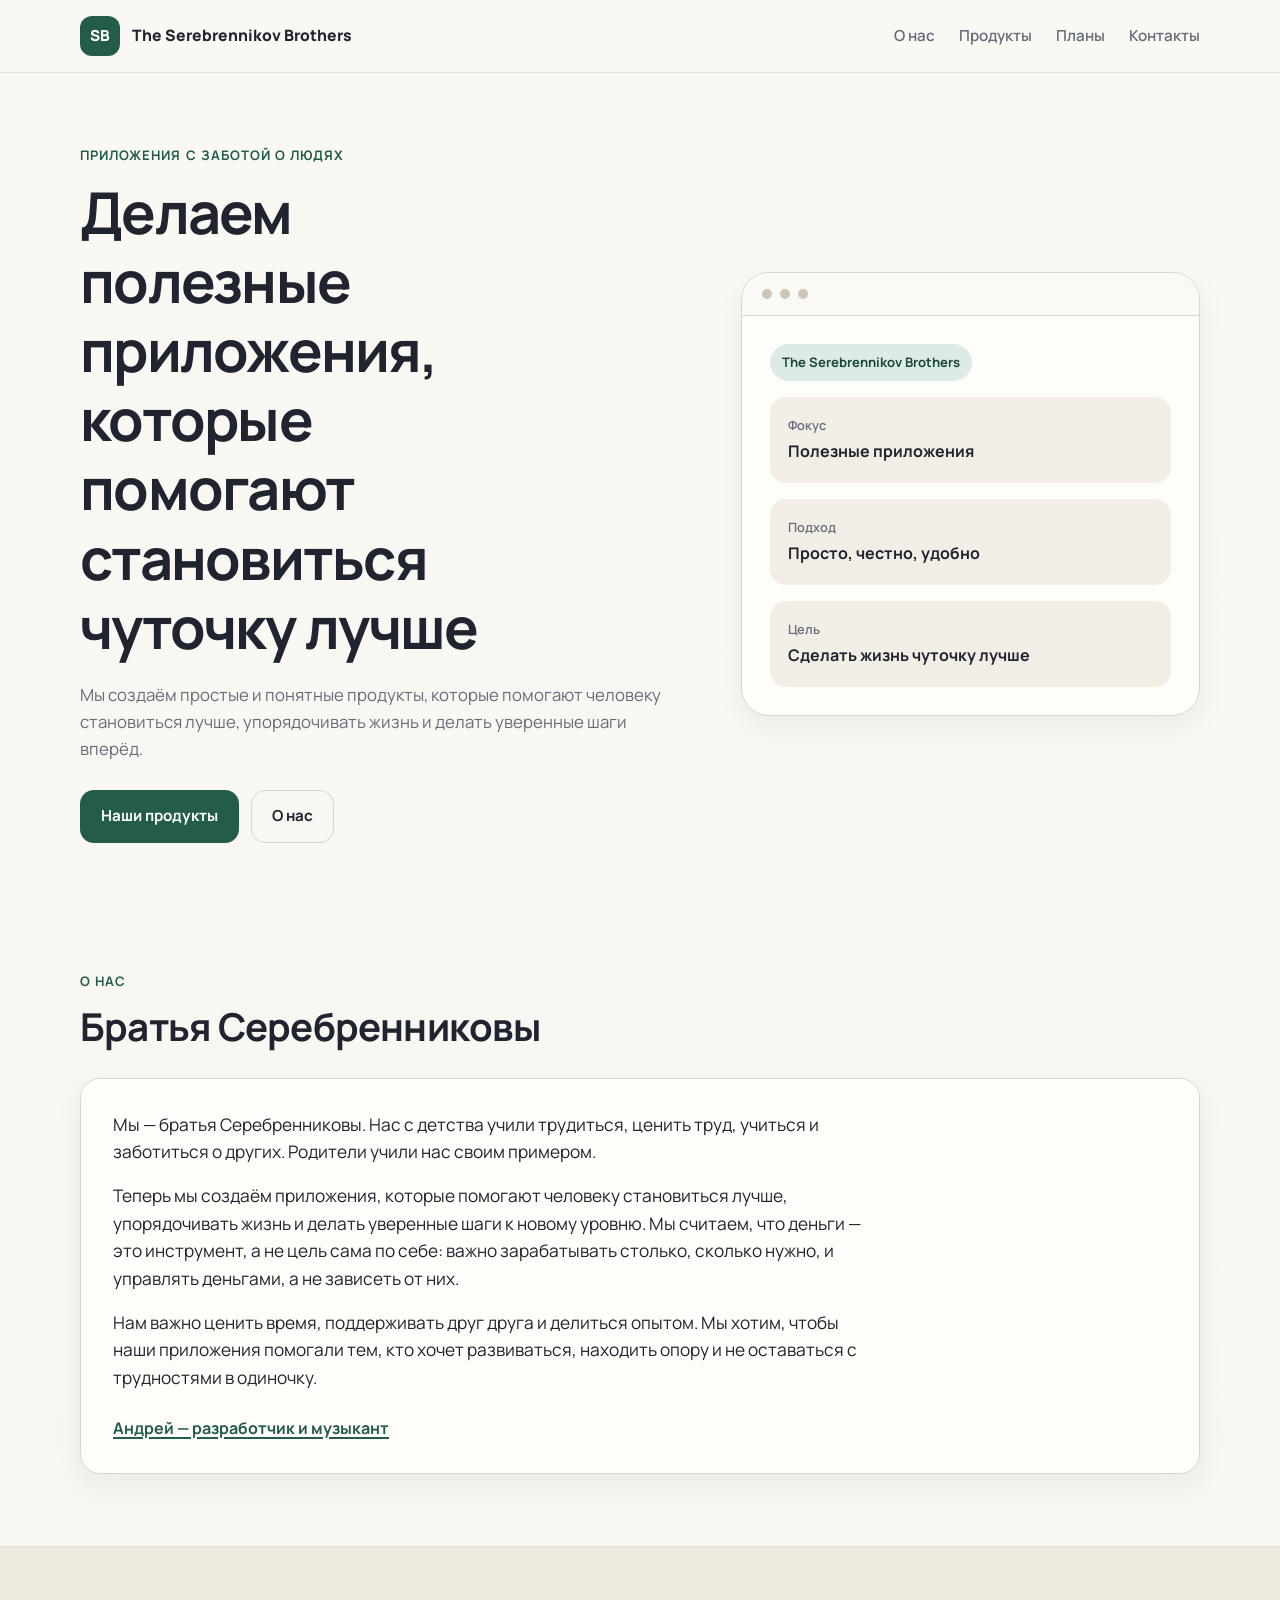
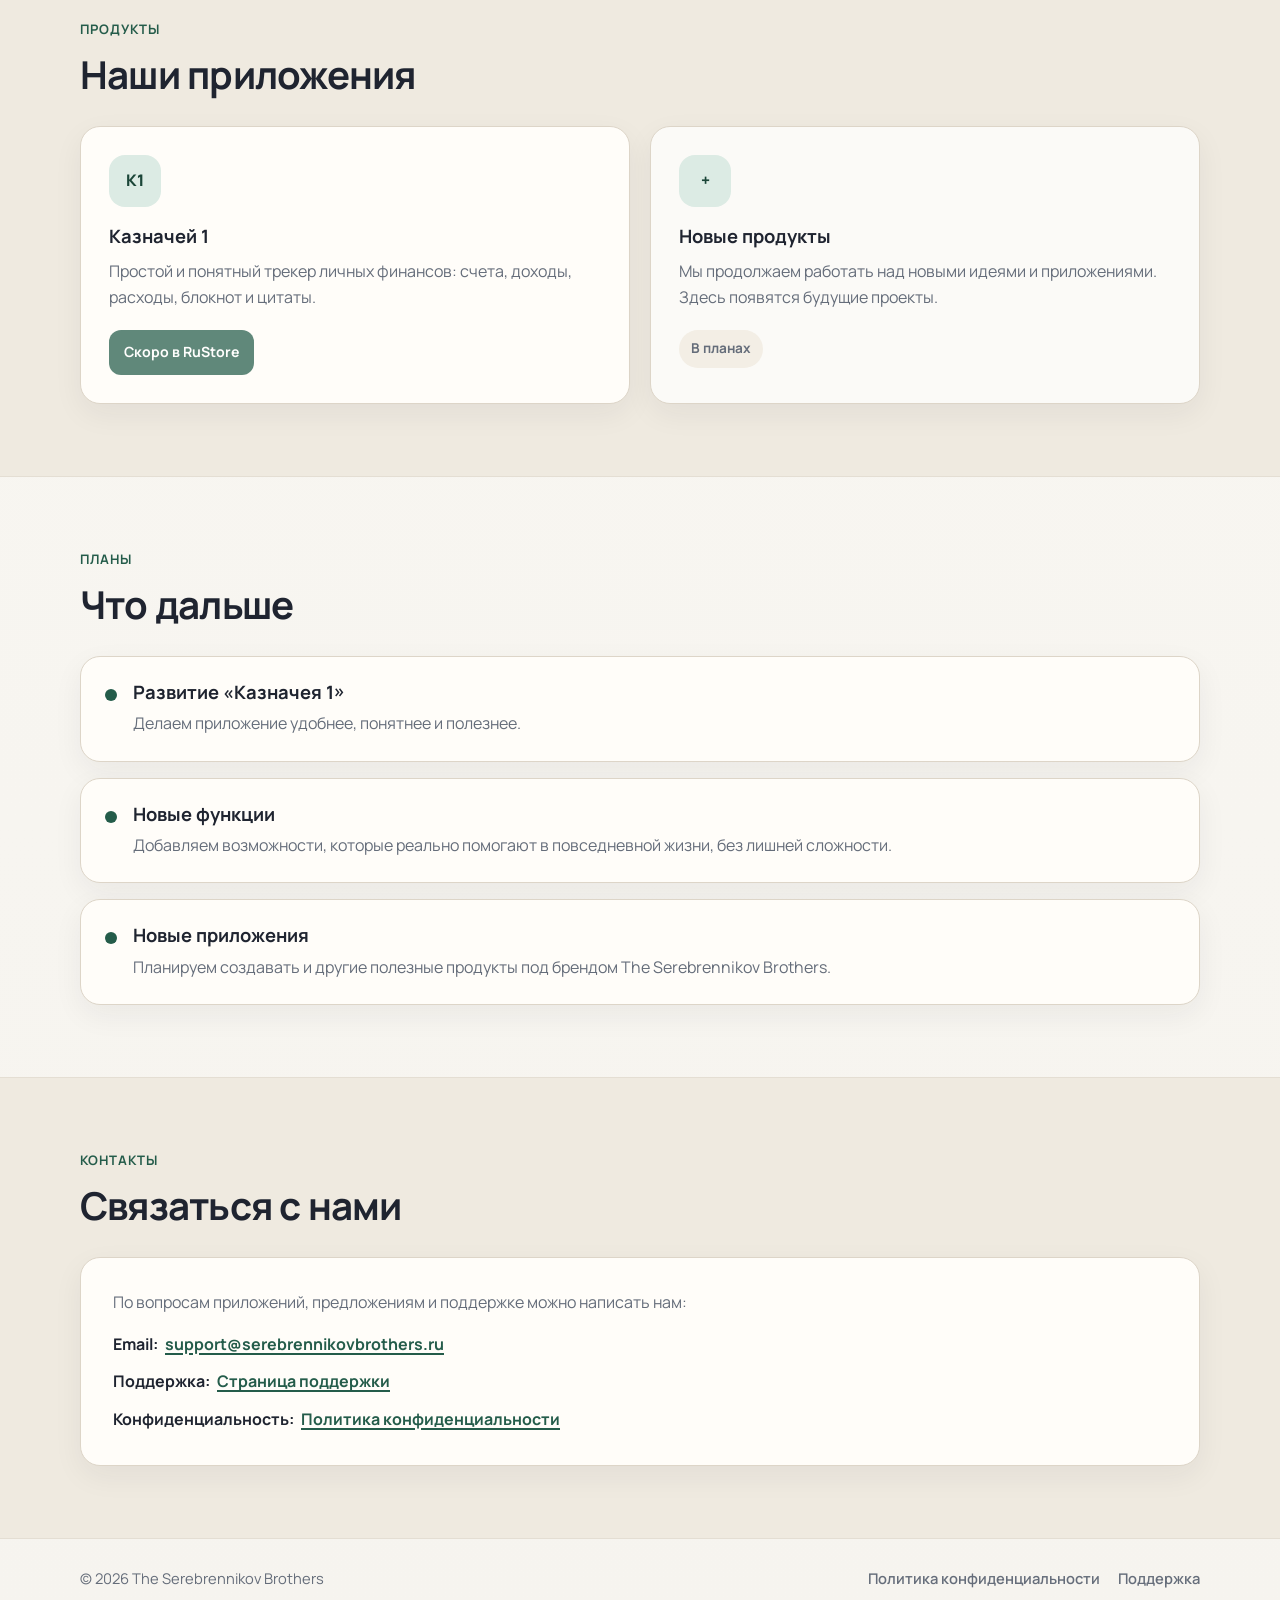
<file: index.html>
<!DOCTYPE html>
<html lang="ru">
<head>
  <meta charset="UTF-8">
  <meta name="viewport" content="width=device-width, initial-scale=1.0">
  <title>The Serebrennikov Brothers</title>
  <meta name="description" content="Братья Серебренниковы — создаём приложения, которые помогают становиться чуточку лучше.">
  <link rel="preconnect" href="https://fonts.googleapis.com">
  <link rel="preconnect" href="https://fonts.gstatic.com" crossorigin>
  <link href="https://fonts.googleapis.com/css2?family=Manrope:wght@400;500;600;700;800&display=swap" rel="stylesheet">
  <link rel="stylesheet" href="assets/css/style.css">
</head>
<body>
  <header class="site-header">
    <div class="container nav">
      <a class="brand" href="#top" aria-label="The Serebrennikov Brothers">
        <span class="brand-mark">SB</span>
        <span class="brand-name">The Serebrennikov Brothers</span>
      </a>
      <button class="menu-btn" id="menuBtn" aria-label="Открыть меню" aria-expanded="false" aria-controls="siteNav">
        <span></span><span></span><span></span>
      </button>
      <nav class="site-nav" id="siteNav">
        <a href="#about">О нас</a>
        <a href="#products">Продукты</a>
        <a href="#plans">Планы</a>
        <a href="#contacts">Контакты</a>
      </nav>
    </div>
  </header>

  <main id="top">
    <section class="hero">
      <div class="container hero-grid">
        <div>
          <p class="eyebrow">Приложения с заботой о людях</p>
          <h1>Делаем полезные приложения,<br>которые помогают становиться чуточку лучше</h1>
          <p class="hero-text">Мы создаём простые и понятные продукты, которые помогают человеку становиться лучше, упорядочивать жизнь и делать уверенные шаги вперёд.</p>
          <div class="hero-actions">
            <a class="btn btn-primary" href="#products">Наши продукты</a>
            <a class="btn btn-ghost" href="#about">О нас</a>
          </div>
        </div>
        <div class="hero-card" aria-hidden="true">
          <div class="hero-card-top">
            <span class="dot"></span><span class="dot"></span><span class="dot"></span>
          </div>
          <div class="hero-card-body">
            <div class="mini-badge">The Serebrennikov Brothers</div>
            <div class="mini-stat">
              <span class="mini-stat-label">Фокус</span>
              <strong>Полезные приложения</strong>
            </div>
            <div class="mini-stat">
              <span class="mini-stat-label">Подход</span>
              <strong>Просто, честно, удобно</strong>
            </div>
            <div class="mini-stat">
              <span class="mini-stat-label">Цель</span>
              <strong>Сделать жизнь чуточку лучше</strong>
            </div>
          </div>
        </div>
      </div>
    </section>

    <section class="section" id="about">
      <div class="container">
        <div class="section-head">
          <p class="eyebrow">О нас</p>
          <h2>Братья Серебренниковы</h2>
        </div>
        <div class="about-card">
          <div class="about-text">
            <p>Мы — братья Серебренниковы. Нас с детства учили трудиться, ценить труд, учиться и заботиться о других. Родители учили нас своим примером.</p>
            <p>Теперь мы создаём приложения, которые помогают человеку становиться лучше, упорядочивать жизнь и делать уверенные шаги к новому уровню. Мы считаем, что деньги — это инструмент, а не цель сама по себе: важно зарабатывать столько, сколько нужно, и управлять деньгами, а не зависеть от них.</p>
            <p>Нам важно ценить время, поддерживать друг друга и делиться опытом. Мы хотим, чтобы наши приложения помогали тем, кто хочет развиваться, находить опору и не оставаться с трудностями в одиночку.</p>
          </div>
          <p class="about-link-row">
            <a class="text-link" href="https://andreyserebrennikov8155.github.io/andreyserebrennikov-site/" target="_blank" rel="noopener">Андрей — разработчик и музыкант</a>
          </p>
        </div>
      </div>
    </section>

    <section class="section section-alt" id="products">
      <div class="container">
        <div class="section-head">
          <p class="eyebrow">Продукты</p>
          <h2>Наши приложения</h2>
        </div>
        <div class="cards">
          <article class="card">
            <div class="card-icon">К1</div>
            <h3>Казначей 1</h3>
            <p>Простой и понятный трекер личных финансов: счета, доходы, расходы, блокнот и цитаты.</p>
            <div class="card-actions">
              <a class="btn btn-small btn-primary" href="#" aria-disabled="true">Скоро в RuStore</a>
            </div>
          </article>
          <article class="card card-muted">
            <div class="card-icon">+</div>
            <h3>Новые продукты</h3>
            <p>Мы продолжаем работать над новыми идеями и приложениями. Здесь появятся будущие проекты.</p>
            <div class="card-actions">
              <span class="pill">В планах</span>
            </div>
          </article>
        </div>
      </div>
    </section>

    <section class="section" id="plans">
      <div class="container">
        <div class="section-head">
          <p class="eyebrow">Планы</p>
          <h2>Что дальше</h2>
        </div>
        <div class="plans">
          <div class="plan-item"><span class="plan-dot"></span><div><h3>Развитие «Казначея 1»</h3><p>Делаем приложение удобнее, понятнее и полезнее.</p></div></div>
          <div class="plan-item"><span class="plan-dot"></span><div><h3>Новые функции</h3><p>Добавляем возможности, которые реально помогают в повседневной жизни, без лишней сложности.</p></div></div>
          <div class="plan-item"><span class="plan-dot"></span><div><h3>Новые приложения</h3><p>Планируем создавать и другие полезные продукты под брендом The Serebrennikov Brothers.</p></div></div>
        </div>
      </div>
    </section>

    <section class="section section-alt" id="contacts">
      <div class="container">
        <div class="section-head">
          <p class="eyebrow">Контакты</p>
          <h2>Связаться с нами</h2>
        </div>
        <div class="contact-card">
          <p>По вопросам приложений, предложениям и поддержке можно написать нам:</p>
          <ul class="contact-list">
            <li><span class="contact-label">Email:</span> <a class="text-link" href="mailto:support@serebrennikovbrothers.ru">support@serebrennikovbrothers.ru</a></li>
            <li><span class="contact-label">Поддержка:</span> <a class="text-link" href="support.html">Страница поддержки</a></li>
            <li><span class="contact-label">Конфиденциальность:</span> <a class="text-link" href="privacy.html">Политика конфиденциальности</a></li>
          </ul>
        </div>
      </div>
    </section>
  </main>

  <footer class="site-footer">
    <div class="container footer-inner">
      <div>© <span id="year"></span> The Serebrennikov Brothers</div>
      <div class="footer-links">
        <a href="privacy.html">Политика конфиденциальности</a>
        <a href="support.html">Поддержка</a>
      </div>
    </div>
  </footer>

  <script src="assets/js/main.js"></script>
  <!-- Аналитика посещений без cookie и рекламы -->
  <script defer src="https://cloud.umami.is/script.js" data-website-id="e9abb34d-b41e-478b-9603-330c77e92828"></script>
</body>
</html>
</file>
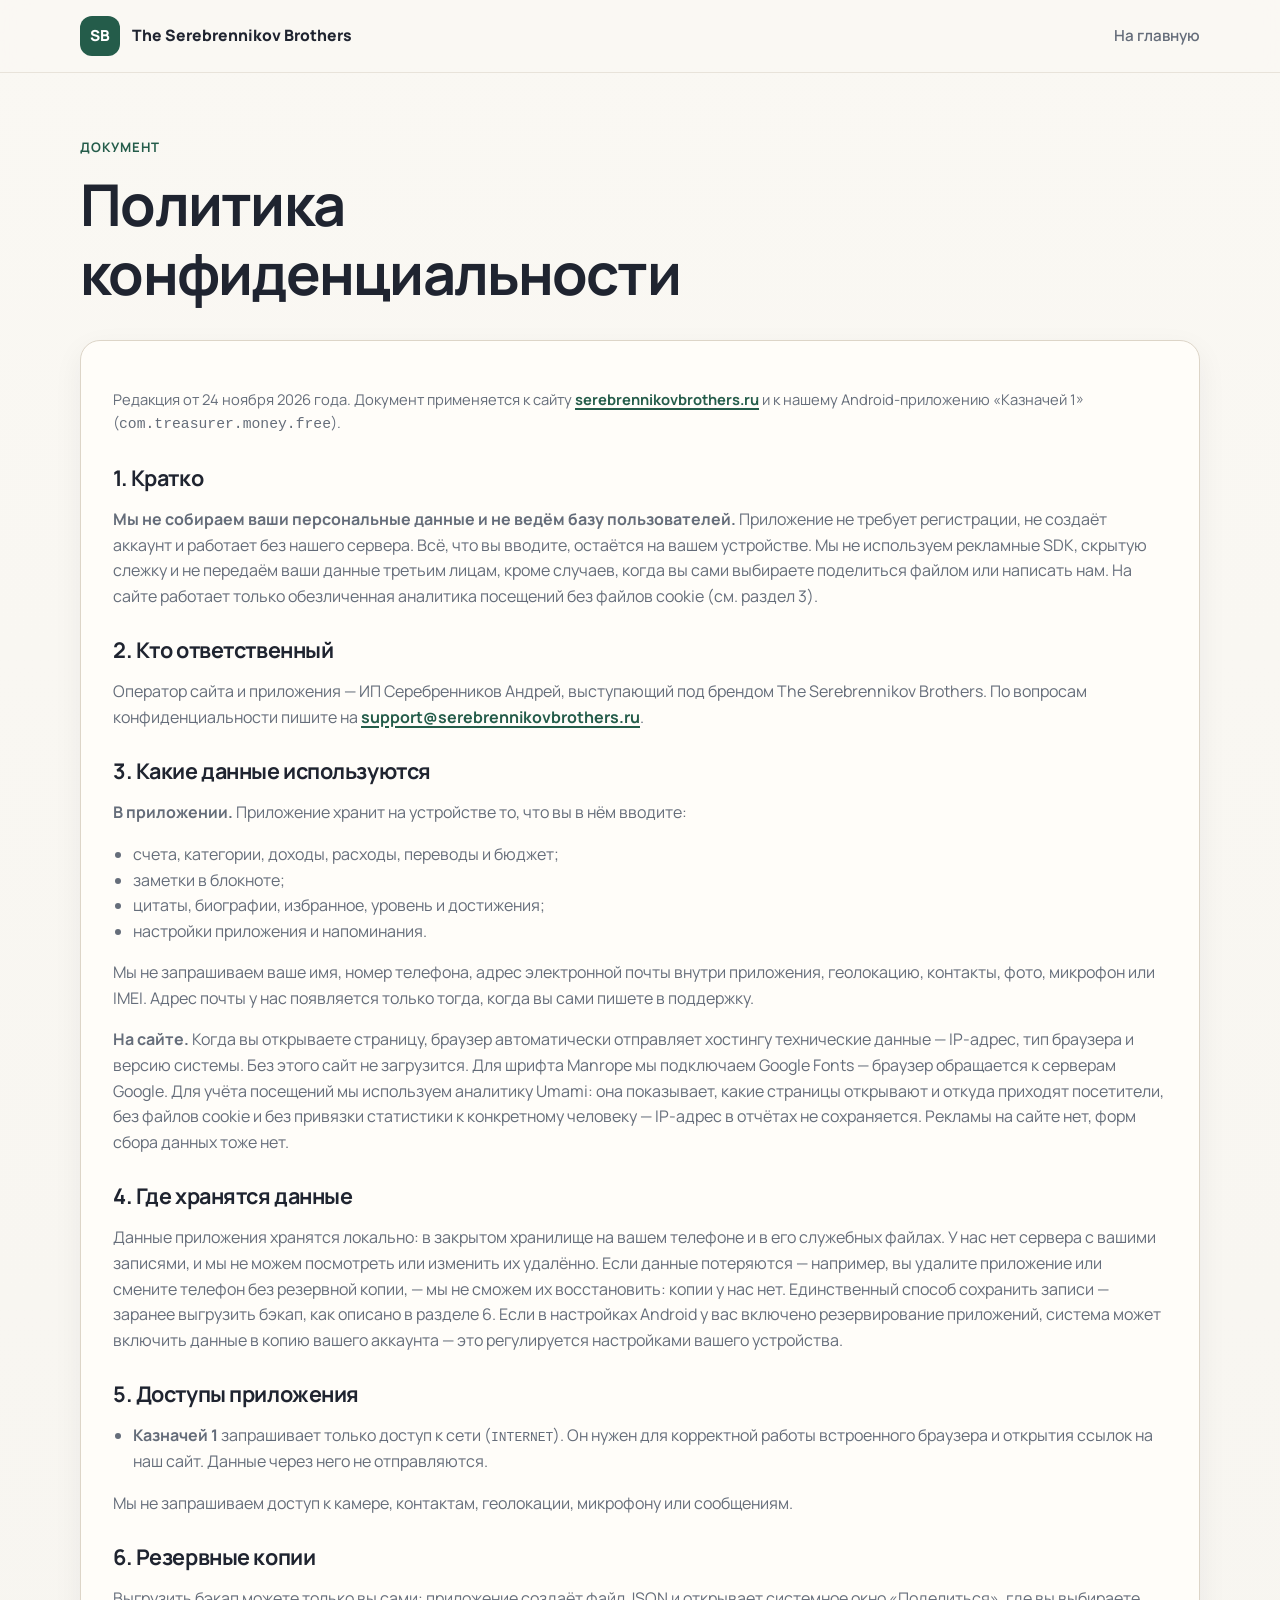
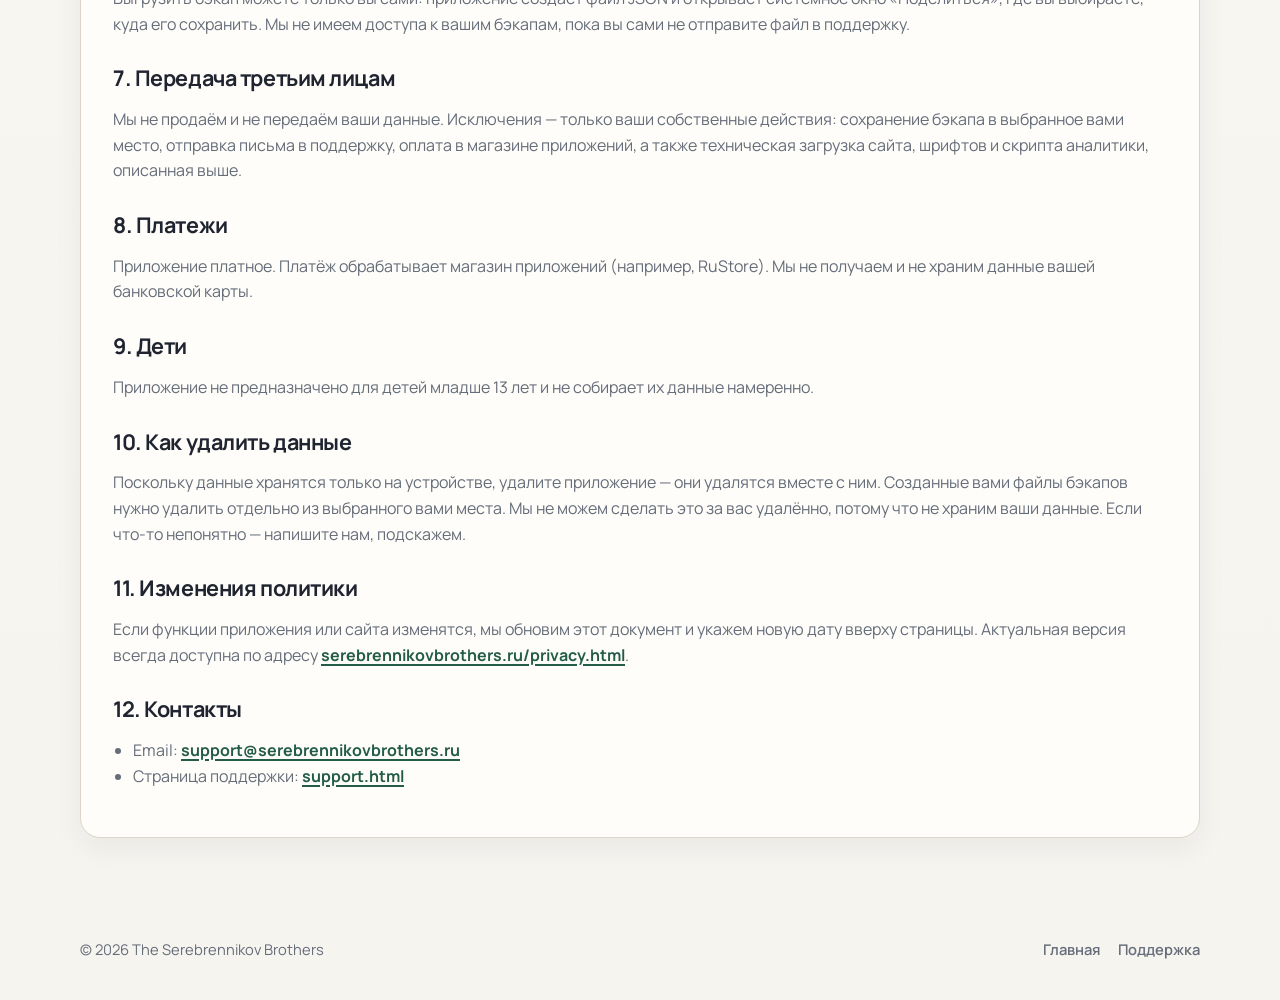
<file: privacy.html>
<!DOCTYPE html>
<html lang="ru">
<head>
  <meta charset="UTF-8">
  <meta name="viewport" content="width=device-width, initial-scale=1.0">
  <title>Политика конфиденциальности — The Serebrennikov Brothers</title>
  <link rel="preconnect" href="https://fonts.googleapis.com">
  <link rel="preconnect" href="https://fonts.gstatic.com" crossorigin>
  <link href="https://fonts.googleapis.com/css2?family=Manrope:wght@400;500;600;700;800&display=swap" rel="stylesheet">
  <link rel="stylesheet" href="assets/css/style.css">
</head>
<body>
  <header class="site-header">
    <div class="container nav">
      <a class="brand" href="index.html"><span class="brand-mark">SB</span><span class="brand-name">The Serebrennikov Brothers</span></a>
      <nav class="site-nav" style="display:flex;position:static;padding:0;border:0;box-shadow:none;background:transparent;">
        <a href="index.html">На главную</a>
      </nav>
    </div>
  </header>
  <main>
    <section class="page-hero">
      <div class="container">
        <p class="eyebrow">Документ</p>
        <h1 style="max-width:18ch;">Политика конфиденциальности</h1>
      </div>
    </section>
    <section class="section" style="padding-top:0;">
      <div class="container">
        <div class="page-card">
          <p class="muted">Редакция от 24 ноября 2026 года. Документ применяется к сайту <a class="text-link" href="https://serebrennikovbrothers.ru/">serebrennikovbrothers.ru</a> и к нашему Android-приложению «Казначей 1» (<code>com.treasurer.money.free</code>).</p>

          <h2>1. Кратко</h2>
          <p><strong>Мы не собираем ваши персональные данные и не ведём базу пользователей.</strong> Приложение не требует регистрации, не создаёт аккаунт и работает без нашего сервера. Всё, что вы вводите, остаётся на вашем устройстве. Мы не используем рекламные SDK, скрытую слежку и не передаём ваши данные третьим лицам, кроме случаев, когда вы сами выбираете поделиться файлом или написать нам. На сайте работает только обезличенная аналитика посещений без файлов cookie (см. раздел 3).</p>

          <h2>2. Кто ответственный</h2>
          <p>Оператор сайта и приложения — ИП Серебренников Андрей, выступающий под брендом The Serebrennikov Brothers. По вопросам конфиденциальности пишите на <a class="text-link" href="mailto:support@serebrennikovbrothers.ru">support@serebrennikovbrothers.ru</a>.</p>

          <h2>3. Какие данные используются</h2>
          <p><strong>В приложении.</strong> Приложение хранит на устройстве то, что вы в нём вводите:</p>
          <ul>
            <li>счета, категории, доходы, расходы, переводы и бюджет;</li>
            <li>заметки в блокноте;</li>
            <li>цитаты, биографии, избранное, уровень и достижения;</li>
            <li>настройки приложения и напоминания.</li>
          </ul>
          <p>Мы не запрашиваем ваше имя, номер телефона, адрес электронной почты внутри приложения, геолокацию, контакты, фото, микрофон или IMEI. Адрес почты у нас появляется только тогда, когда вы сами пишете в поддержку.</p>
          <p><strong>На сайте.</strong> Когда вы открываете страницу, браузер автоматически отправляет хостингу технические данные — IP-адрес, тип браузера и версию системы. Без этого сайт не загрузится. Для шрифта Manrope мы подключаем Google Fonts — браузер обращается к серверам Google. Для учёта посещений мы используем аналитику Umami: она показывает, какие страницы открывают и откуда приходят посетители, без файлов cookie и без привязки статистики к конкретному человеку — IP-адрес в отчётах не сохраняется. Рекламы на сайте нет, форм сбора данных тоже нет.</p>

          <h2>4. Где хранятся данные</h2>
          <p>Данные приложения хранятся локально: в закрытом хранилище на вашем телефоне и в его служебных файлах. У нас нет сервера с вашими записями, и мы не можем посмотреть или изменить их удалённо. Если данные потеряются — например, вы удалите приложение или смените телефон без резервной копии, — мы не сможем их восстановить: копии у нас нет. Единственный способ сохранить записи — заранее выгрузить бэкап, как описано в разделе 6. Если в настройках Android у вас включено резервирование приложений, система может включить данные в копию вашего аккаунта — это регулируется настройками вашего устройства.</p>

          <h2>5. Доступы приложения</h2>
          <ul>
            <li><strong>Казначей 1</strong> запрашивает только доступ к сети (<code>INTERNET</code>). Он нужен для корректной работы встроенного браузера и открытия ссылок на наш сайт. Данные через него не отправляются.</li>
          </ul>
          <p>Мы не запрашиваем доступ к камере, контактам, геолокации, микрофону или сообщениям.</p>

          <h2>6. Резервные копии</h2>
          <p>Выгрузить бэкап можете только вы сами: приложение создаёт файл JSON и открывает системное окно «Поделиться», где вы выбираете, куда его сохранить. Мы не имеем доступа к вашим бэкапам, пока вы сами не отправите файл в поддержку.</p>

          <h2>7. Передача третьим лицам</h2>
          <p>Мы не продаём и не передаём ваши данные. Исключения — только ваши собственные действия: сохранение бэкапа в выбранное вами место, отправка письма в поддержку, оплата в магазине приложений, а также техническая загрузка сайта, шрифтов и скрипта аналитики, описанная выше.</p>

          <h2>8. Платежи</h2>
          <p>Приложение платное. Платёж обрабатывает магазин приложений (например, RuStore). Мы не получаем и не храним данные вашей банковской карты.</p>

          <h2>9. Дети</h2>
          <p>Приложение не предназначено для детей младше 13 лет и не собирает их данные намеренно.</p>

          <h2>10. Как удалить данные</h2>
          <p>Поскольку данные хранятся только на устройстве, удалите приложение — они удалятся вместе с ним. Созданные вами файлы бэкапов нужно удалить отдельно из выбранного вами места. Мы не можем сделать это за вас удалённо, потому что не храним ваши данные. Если что-то непонятно — напишите нам, подскажем.</p>

          <h2>11. Изменения политики</h2>
          <p>Если функции приложения или сайта изменятся, мы обновим этот документ и укажем новую дату вверху страницы. Актуальная версия всегда доступна по адресу <a class="text-link" href="https://serebrennikovbrothers.ru/privacy.html">serebrennikovbrothers.ru/privacy.html</a>.</p>

          <h2>12. Контакты</h2>
          <ul>
            <li>Email: <a class="text-link" href="mailto:support@serebrennikovbrothers.ru">support@serebrennikovbrothers.ru</a></li>
            <li>Страница поддержки: <a class="text-link" href="support.html">support.html</a></li>
          </ul>
        </div>
      </div>
    </section>
  </main>
  <footer class="site-footer">
    <div class="container footer-inner">
      <div>© <span id="year"></span> The Serebrennikov Brothers</div>
      <div class="footer-links"><a href="index.html">Главная</a><a href="support.html">Поддержка</a></div>
    </div>
  </footer>
  <script src="assets/js/main.js"></script>
  <!-- Аналитика посещений без cookie и рекламы -->
  <script defer src="https://cloud.umami.is/script.js" data-website-id="e9abb34d-b41e-478b-9603-330c77e92828"></script>
</body>
</html>
</file>
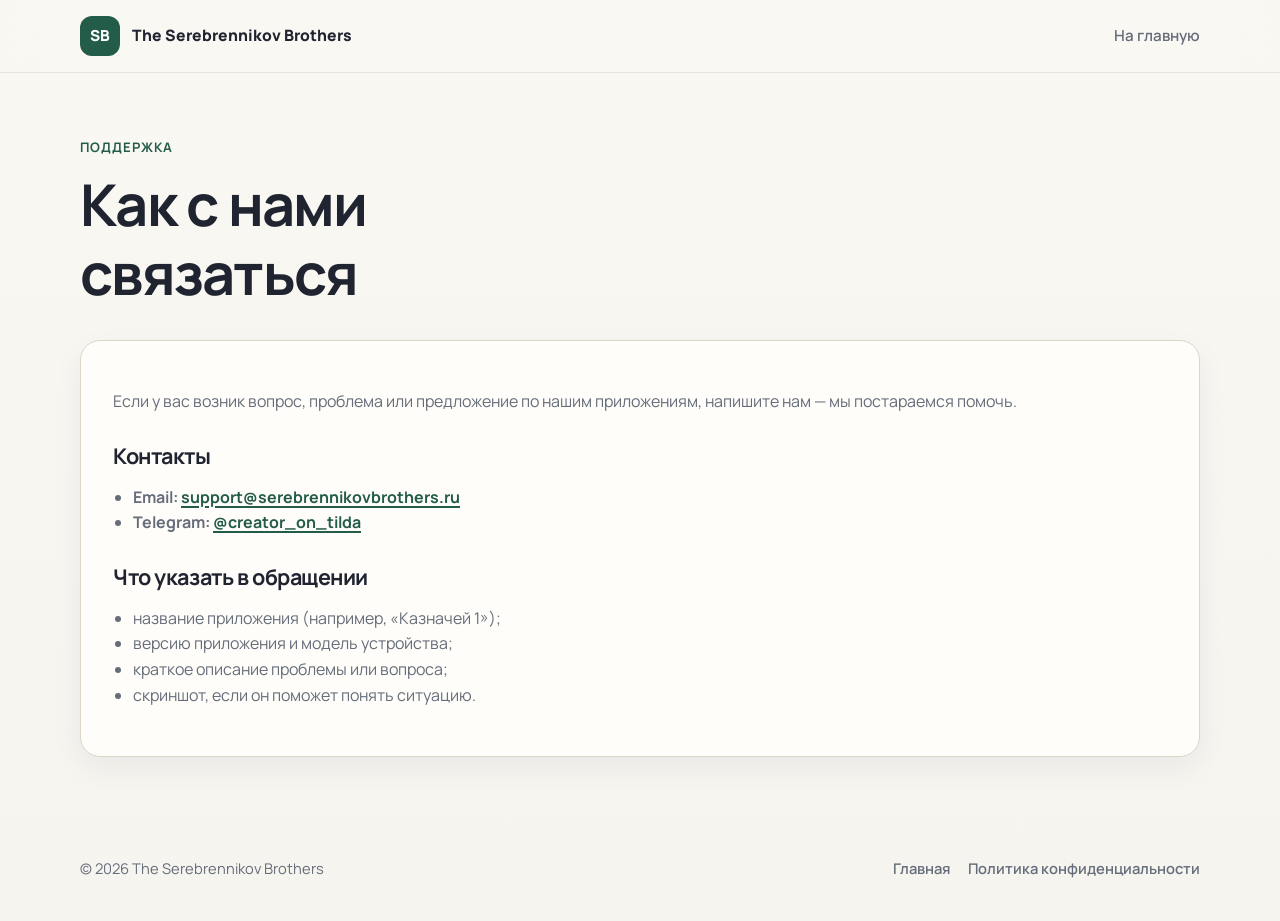
<file: support.html>
<!DOCTYPE html>
<html lang="ru">
<head>
  <meta charset="UTF-8">
  <meta name="viewport" content="width=device-width, initial-scale=1.0">
  <title>Поддержка — The Serebrennikov Brothers</title>
  <link rel="preconnect" href="https://fonts.googleapis.com">
  <link rel="preconnect" href="https://fonts.gstatic.com" crossorigin>
  <link href="https://fonts.googleapis.com/css2?family=Manrope:wght@400;500;600;700;800&display=swap" rel="stylesheet">
  <link rel="stylesheet" href="assets/css/style.css">
</head>
<body>
  <header class="site-header">
    <div class="container nav">
      <a class="brand" href="index.html"><span class="brand-mark">SB</span><span class="brand-name">The Serebrennikov Brothers</span></a>
      <nav class="site-nav" style="display:flex;position:static;padding:0;border:0;box-shadow:none;background:transparent;">
        <a href="index.html">На главную</a>
      </nav>
    </div>
  </header>
  <main>
    <section class="page-hero">
      <div class="container">
        <p class="eyebrow">Поддержка</p>
        <h1 style="max-width:14ch;">Как с нами связаться</h1>
      </div>
    </section>
    <section class="section" style="padding-top:0;">
      <div class="container">
        <div class="page-card">
          <p>Если у вас возник вопрос, проблема или предложение по нашим приложениям, напишите нам — мы постараемся помочь.</p>

          <h2>Контакты</h2>
          <ul>
            <li><strong>Email:</strong> <a class="text-link" href="mailto:support@serebrennikovbrothers.ru">support@serebrennikovbrothers.ru</a></li>
            <li><strong>Telegram:</strong> <a class="text-link" href="https://t.me/creator_on_tilda" target="_blank" rel="noopener">@creator_on_tilda</a></li>
          </ul>

          <h2>Что указать в обращении</h2>
          <ul>
            <li>название приложения (например, «Казначей 1»);</li>
            <li>версию приложения и модель устройства;</li>
            <li>краткое описание проблемы или вопроса;</li>
            <li>скриншот, если он поможет понять ситуацию.</li>
          </ul>

        </div>
      </div>
    </section>
  </main>
  <footer class="site-footer">
    <div class="container footer-inner">
      <div>© <span id="year"></span> The Serebrennikov Brothers</div>
      <div class="footer-links"><a href="index.html">Главная</a><a href="privacy.html">Политика конфиденциальности</a></div>
    </div>
  </footer>
  <script src="assets/js/main.js"></script>
  <!-- Аналитика посещений без cookie и рекламы -->
  <script defer src="https://cloud.umami.is/script.js" data-website-id="e9abb34d-b41e-478b-9603-330c77e92828"></script>
</body>
</html>
</file>
<file: assets/css/style.css>
:root {
  --bg: #f6f4ef;
  --bg-alt: #efeae0;
  --surface: #fffdf9;
  --surface-2: #f3eee5;
  --text: #1f2430;
  --muted: #656d7a;
  --line: #ddd5c8;
  --accent: #245c4a;
  --accent-dark: #1b4638;
  --accent-soft: #dcebe4;
  --shadow: 0 10px 30px rgba(31, 36, 48, 0.06);
  --radius: 20px;
  --container: 1120px;
}

*, *::before, *::after { box-sizing: border-box; }
html { scroll-behavior: smooth; }
body {
  margin: 0;
  font-family: "Manrope", system-ui, -apple-system, sans-serif;
  color: var(--text);
  background: linear-gradient(180deg, #faf8f3 0%, var(--bg) 100%);
  line-height: 1.6;
}
img { max-width: 100%; display: block; }
a { color: inherit; }
.container { width: min(calc(100% - 32px), var(--container)); margin-inline: auto; }

.site-header {
  position: sticky; top: 0; z-index: 20;
  backdrop-filter: blur(14px);
  background: rgba(250, 248, 243, 0.88);
  border-bottom: 1px solid rgba(221, 213, 200, 0.6);
}
.nav { display: flex; align-items: center; justify-content: space-between; gap: 16px; min-height: 72px; }
.brand { display: inline-flex; align-items: center; gap: 12px; text-decoration: none; font-weight: 800; }
.brand-mark {
  width: 40px; height: 40px; border-radius: 12px; display: grid; place-items: center;
  background: var(--accent); color: #fff; font-size: 0.95rem; letter-spacing: 0.03em;
}
.brand-name { font-size: 0.98rem; }
.site-nav { display: flex; align-items: center; gap: 24px; }
.site-nav a { text-decoration: none; color: var(--muted); font-weight: 600; font-size: 0.95rem; }
.site-nav a:hover, .text-link:hover { color: var(--accent); }
.menu-btn {
  display: none; width: 44px; height: 44px; border: 1px solid var(--line); background: var(--surface);
  border-radius: 12px; padding: 10px; cursor: pointer; flex-direction: column; justify-content: center; gap: 5px;
}
.menu-btn span { display: block; height: 2px; background: var(--text); border-radius: 2px; }

.hero { padding: 72px 0 56px; }
.hero-grid { display: grid; grid-template-columns: 1.15fr 0.85fr; gap: 40px; align-items: center; }
.eyebrow {
  margin: 0 0 12px; color: var(--accent); font-weight: 700; font-size: 0.82rem;
  letter-spacing: 0.08em; text-transform: uppercase;
}
h1, h2, h3 { line-height: 1.2; margin: 0; }
h1 { font-size: clamp(2rem, 5vw, 3.6rem); letter-spacing: -0.03em; max-width: 12ch; }
h2 { font-size: clamp(1.7rem, 3vw, 2.5rem); letter-spacing: -0.02em; }
h3 { font-size: 1.15rem; }
.hero-text { max-width: 60ch; color: var(--muted); font-size: 1.05rem; margin: 20px 0 0; }
.hero-actions { display: flex; gap: 12px; margin-top: 28px; flex-wrap: wrap; }
.btn {
  display: inline-flex; align-items: center; justify-content: center; gap: 8px;
  padding: 13px 20px; border-radius: 14px; text-decoration: none; font-weight: 700; font-size: 0.95rem;
  border: 1px solid transparent; transition: 0.2s ease; cursor: pointer;
}
.btn:hover { transform: translateY(-1px); }
.btn-primary { background: var(--accent); color: #fff; }
.btn-primary:hover { background: var(--accent-dark); }
.btn-ghost { background: transparent; color: var(--text); border-color: var(--line); }
.btn-ghost:hover { background: var(--surface); }
.btn-small { padding: 10px 14px; font-size: 0.88rem; border-radius: 12px; }
.btn[aria-disabled="true"] { opacity: 0.72; pointer-events: none; }

.hero-card {
  background: var(--surface); border: 1px solid var(--line); border-radius: 28px;
  box-shadow: var(--shadow); overflow: hidden;
}
.hero-card-top { padding: 16px 20px; border-bottom: 1px solid var(--line); display: flex; gap: 8px; background: #fbf9f5; }
.dot { width: 10px; height: 10px; border-radius: 50%; background: #cfc5b6; }
.hero-card-body { padding: 28px; display: grid; gap: 16px; }
.mini-badge {
  display: inline-flex; width: fit-content; padding: 8px 12px; border-radius: 999px;
  background: var(--accent-soft); color: var(--accent-dark); font-weight: 700; font-size: 0.82rem;
}
.mini-stat { padding: 18px; border-radius: 16px; background: var(--surface-2); }
.mini-stat-label { display: block; font-size: 0.8rem; color: var(--muted); margin-bottom: 4px; font-weight: 600; }
.mini-stat strong { font-size: 1rem; }

.section { padding: 72px 0; }
.section-alt { background: var(--bg-alt); border-top: 1px solid rgba(221,213,200,0.55); border-bottom: 1px solid rgba(221,213,200,0.55); }
.section-head { margin-bottom: 28px; }
.about-card, .contact-card, .card, .plan-item {
  background: var(--surface); border: 1px solid var(--line); border-radius: var(--radius); box-shadow: var(--shadow);
}
.about-card { padding: 32px; }
.about-text { font-size: 1.08rem; max-width: 68ch; display: grid; gap: 16px; }
.about-text p { margin: 0; }
.about-link-row { margin: 24px 0 0; color: var(--muted); display: flex; gap: 10px; flex-wrap: wrap; align-items: baseline; }
.text-link { color: var(--accent); font-weight: 700; text-decoration-thickness: 1.5px; text-underline-offset: 3px; }
.muted { color: var(--muted); font-size: 0.92rem; }

.cards { display: grid; grid-template-columns: repeat(auto-fit, minmax(280px, 1fr)); gap: 20px; }
.card { padding: 28px; }
.card-muted { background: #fbfaf7; }
.card-icon {
  width: 52px; height: 52px; border-radius: 16px; display: grid; place-items: center;
  background: var(--accent-soft); color: var(--accent-dark); font-weight: 800; margin-bottom: 18px;
}
.card p { color: var(--muted); margin: 12px 0 0; }
.card-actions { margin-top: 20px; }
.pill {
  display: inline-flex; padding: 8px 12px; border-radius: 999px; background: var(--surface-2);
  color: var(--muted); font-size: 0.85rem; font-weight: 700;
}

.plans { display: grid; gap: 16px; }
.plan-item { padding: 24px; display: flex; gap: 16px; align-items: flex-start; }
.plan-dot { width: 12px; height: 12px; border-radius: 50%; background: var(--accent); margin-top: 8px; flex: 0 0 auto; }
.plan-item p { margin: 8px 0 0; color: var(--muted); }

.contact-card { padding: 32px; }
.contact-card p { margin: 0 0 16px; color: var(--muted); }
.contact-list { list-style: none; padding: 0; margin: 0; display: grid; gap: 12px; }
.contact-label { font-weight: 700; color: var(--text); margin-right: 4px; }

.site-footer { padding: 28px 0 40px; color: var(--muted); font-size: 0.92rem; }
.footer-inner { display: flex; justify-content: space-between; gap: 16px; align-items: center; flex-wrap: wrap; }
.footer-links { display: flex; gap: 18px; flex-wrap: wrap; }
.footer-links a { color: var(--muted); text-decoration: none; font-weight: 600; }
.footer-links a:hover { color: var(--accent); }

.page-hero { padding: 64px 0 32px; }
.page-card { background: var(--surface); border: 1px solid var(--line); border-radius: var(--radius); box-shadow: var(--shadow); padding: 32px; }
.page-card p, .page-card li { color: var(--muted); }
.page-card h2 { font-size: 1.35rem; margin-top: 28px; margin-bottom: 10px; }
.page-card ul { padding-left: 20px; }

@media (max-width: 900px) {
  .hero-grid, .cards { grid-template-columns: 1fr; }
  h1 { max-width: 14ch; }
}
@media (max-width: 720px) {
  .menu-btn { display: inline-flex; }
  .site-nav {
    display: none; position: absolute; top: calc(100% + 8px); left: 16px; right: 16px;
    flex-direction: column; align-items: stretch; gap: 0; padding: 8px;
    background: var(--surface); border: 1px solid var(--line); border-radius: 16px; box-shadow: var(--shadow);
  }
  .site-nav.open { display: flex; }
  .site-nav a { padding: 12px; border-radius: 10px; }
  .site-nav a:hover { background: var(--surface-2); }
  .hero { padding-top: 56px; }
  .section { padding: 56px 0; }
  .about-card, .contact-card, .page-card { padding: 24px; }
  .about-text { font-size: 1.05rem; }
}
</file>
